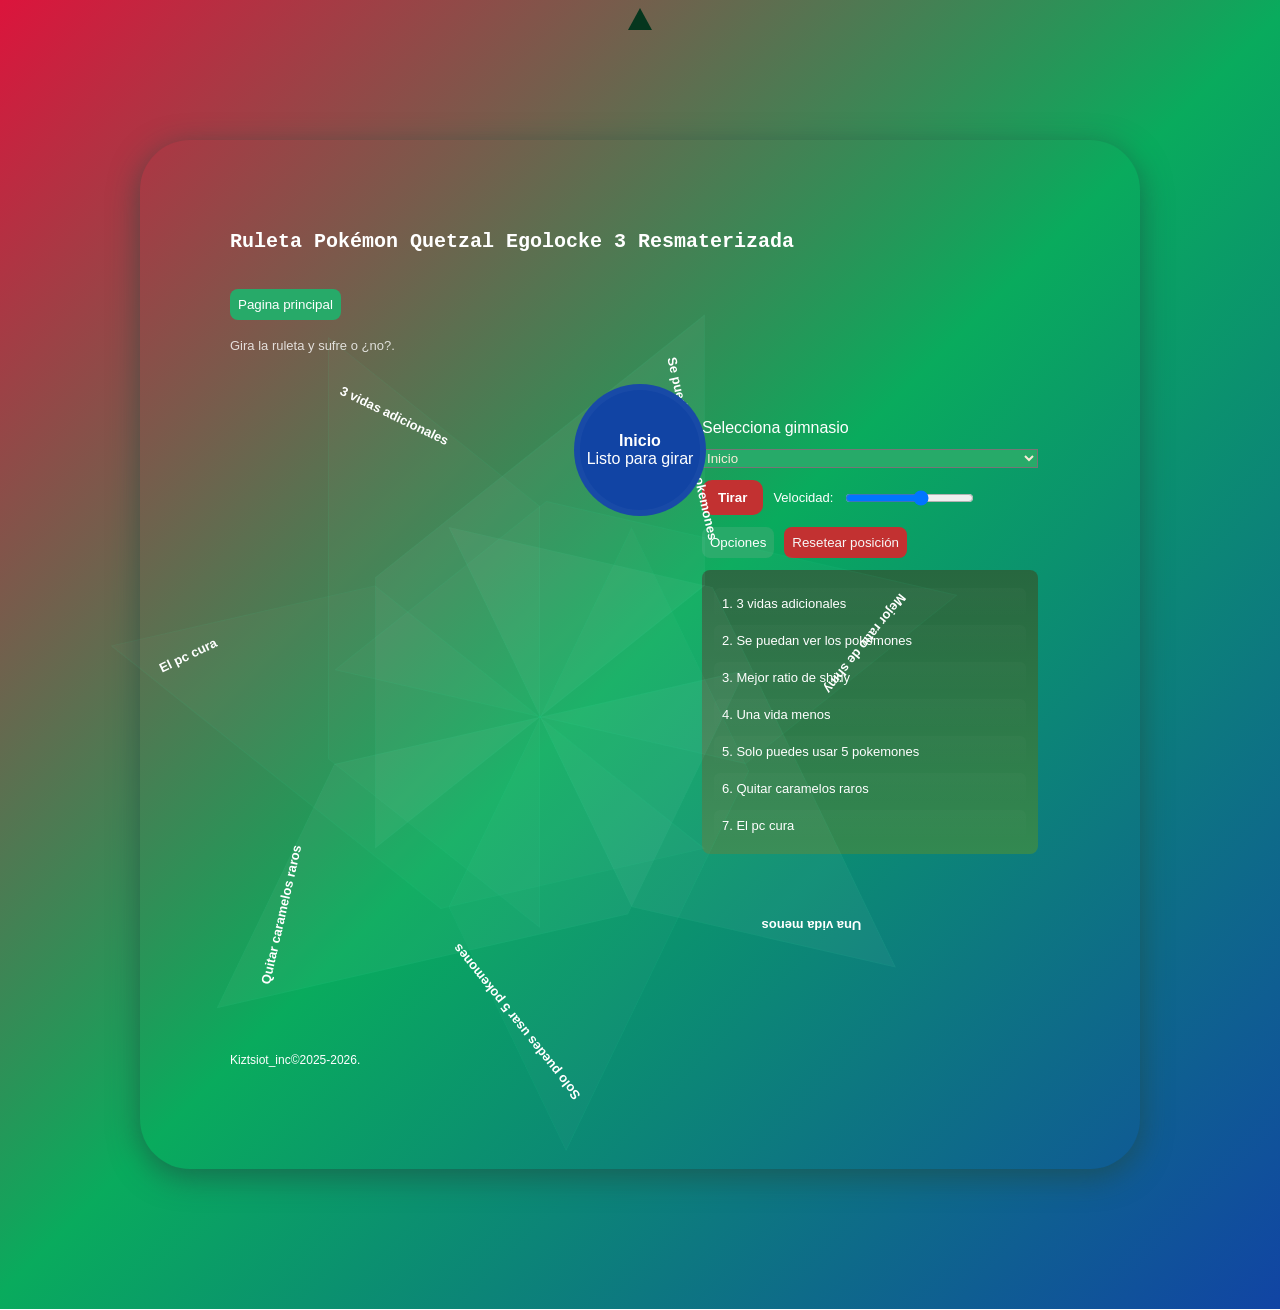
<file: Egolocke3/indexruleta.html>
<!doctype html>
<html lang="es">
<head>
  <meta charset="utf-8" />
  <meta name="viewport" content="width=device-width,initial-scale=1" />
  <title>Ruleta r... Egolocke 3</title>
  <link rel="stylesheet" href="style_ruleta.css">
</head>
<body>
  <div class="card">
    <h1>Ruleta Pokémon Quetzal Egolocke 3
      Resmaterizada
    </h1>
        <br>
        <br>
    <div class="header">
      <div>
        <a href="../Index.html"><button>Pagina principal</button></a>
                <br>
        <br>
        <p class="lead">Gira la ruleta y sufre o ¿no?. </p>
      </div>
    </div>
        <br>
        <br>
    <div class="main">
      <div class="left">
        <div class="wheel-wrap">
          <div class="pointer" title="Indicador"></div>
          <div id="wheel" class="wheel" aria-hidden="true"></div>
                    <div class="center">
            <div style="text-align:center">
              <div id="currentGym" style="font-weight:700">Inicio</div>
              <div id="currentResult">Listo para girar</div>
            </div>
          </div>
        </div>
      </div>
      <div class="right">
        <div class="controls">
          <label>Selecciona gimnasio</label>
          <select id="gymSelect">
              <option value="1">Inicio</option>
            <option id="rok" value="2">1° — Roca</option>
            <option id="luc" value="3">2° — Lucha</option>
            <option id="ele" value="4">3° — Eléctrico</option>
            <option id="fua" value="5">4° — Fuego</option>
            <option id="no" value="6">5° — Normal</option>
            <option id="vol" value="7">6° — Volador</option>
            <option id="pi" value="8">7° — Psíquico</option>
            <option id="ag" value="9">8° — Agua</option>
            <option id="lipo" value="10">Liga Pokémon</option>
          </select>

          <div style="display:flex;gap:10px;align-items:center">
            <button id="spinBtn" class="spin-btn">Tirar</button>
            <label style="font-size:13px">Velocidad:</label>
            <input id="speed" type="range" min="1" max="6" value="4">
          </div>

          <div style="display:flex;gap:10px">
                  <button id="previewBtn" class="btn-secondary">Opciones</button>
            <button id="resetBtn" class="btn-danger">Resetear posición</button>
          </div>

          <div class="list" id="optionsList" aria-live="polite">
          </div>
        </div>
      </div>
    </div>
    <div class="footer">
      <div class="small"><p>Kiztsiot_inc©2025-2026.</p></div>
    </div>
  </div>

  <script src="script_ruleta.js"></script>
</body>
</html>
</file>
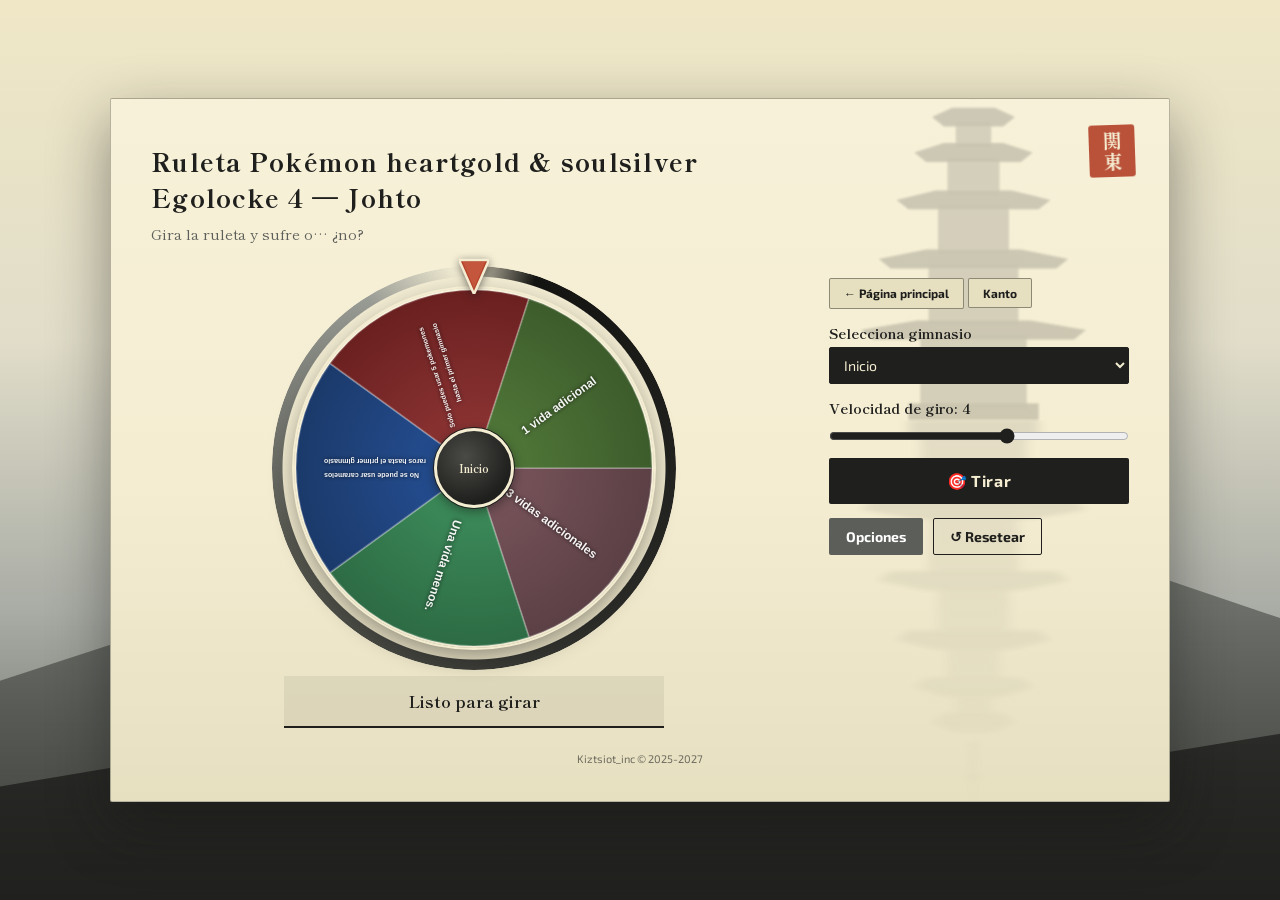
<file: Egolocke4/ruelaegolock4/Rulelock4.html>
<!doctype html>
<html lang="es">
<head>
  <meta charset="utf-8"/>
  <meta name="viewport" content="width=device-width,initial-scale=1"/>
  <title>Ruleta Pokémon Quetzal Egolocke 4</title>
  <link href="https://fonts.googleapis.com/css2?family=Press+Start+2P&family=Exo+2:wght@400;600;800&display=swap" rel="stylesheet"/>
  <link rel="stylesheet" href="Rulelock4stylo.css">
</head>
<body>
<div class="card">
  <h1 id="titulo">Ruleta Pokémon heartgold & soulsilver<br>Egolocke 4 — Johto</h1>
  <p class="subtitle">Gira la ruleta y sufre o… ¿no?</p>

  <div class="main">
    <!-- WHEEL -->
    <div class="left">
      <div class="wheel-wrap">
        <!-- pointer SVG -->
        <svg class="pointer" width="30" height="36" viewBox="0 0 30 36">
          <polygon points="15,36 0,2 30,2" fill="#05361e" stroke="var(--gold)" stroke-width="2.5"/>
          <polygon points="15,30 4,4 26,4"  fill="#09592e" opacity=".6"/>
        </svg>

        <canvas id="wheel" width="360" height="360"></canvas>

        <div class="hub">
          <div id="currentGym">Inicio</div>
        </div>
      </div>

      <div class="result-box">
        <div id="currentResult">Listo para girar</div>
      </div>
    </div>

    <!-- CONTROLS -->
    <div class="right">
      <div>
        <a href="../IndexRE4.html"><button>← Página principal</button></a>
        <a href="Rulelock4kanto.html"><button>Kanto</button></a>
      </div>

      <div>
        <label for="gymSelect">Selecciona gimnasio</label>
        <select id="gymSelect">
          <option value="1">Inicio</option>
          <option id="vol" value="2">1° — Volador</option>
          <option id="bi" value="3">2° — Bicho</option>
          <option id="no"  value="4">3° — Normal</option>
          <option id="fan" value="5">4° — Fanstasma</option>
          <option id="luc" value="6">5° — Lucha</option>
          <option id="ace" value="7">6° — Acero</option>
          <option id="hi"  value="8">7° — Hielo</option>
          <option id="dra"  value="9">8° — Dragón</option>
          <option id="lipo" value="10">Liga Pokémon</option>
          <option value="11">Wipe</option>
        </select>
      </div>
 <!--
      <div>
        <label for="gymSelect">Selecciona gimnasio</label>
        <select id="gymSelect">
          <option value="1">Inicio</option>
          <option id="rok" value="2">1° — Roca</option>
          <option id="luc" value="3">2° — Lucha</option>
          <option id="ele" value="4">3° — Eléctrico</option>
          <option id="fua" value="5">4° — Fuego</option>
          <option id="no"  value="6">5° — Normal</option>
          <option id="vol" value="7">6° — Volador</option>
          <option id="pi"  value="8">7° — Psíquico</option>
          <option id="ag"  value="9">8° — Agua</option>
          <option id="lipo" value="10">Liga Pokémon</option>
        </select>
      </div>
    -->
<!--
      <div>
        <label for="gymSelect">Selecciona gimnasio</label>
        <select id="gymSelect">
          <option value="1">Inicio</option>
          <option id="rok" value="2">1° — Roca</option>
          <option id="ag"  value="3">2° — Agua</option>
          <option id="ele" value="4">3° — Eléctrico</option>
          <option id="fua" value="5">4° — Planta</option>
          <option id="no"  value="6">5° — Veneno</option>
          <option id="pi"  value="7">6° — Psíquico</option>
          <option id="fua" value="8">7° — Fuego</option>
          <option id="ag"  value="9">8° — Tierra</option>
          <option id="lipo" value="10">Rojo</option>
        </select>
      </div>
    -->
      <div class="speed-wrap">
        <label for="speed">Velocidad de giro: <span id="speedLabel">4</span></label>
        <input id="speed" type="range" min="1" max="6" value="4">
      </div>

      <div class="row">
        <button id="spinBtn" class="spin-btn">🎯 Tirar</button>
      </div>

      <div class="row">
        <button id="previewBtn" class="btn-secondary">Opciones</button>
        <button id="resetBtn"   class="btn-danger">↺ Resetear</button>
      </div>

      <div class="list-wrap" id="listWrap" style="display:none">
        <div class="list-title">Opciones del gimnasio</div>
        <div class="list" id="optionsList"></div>
      </div>
    </div>
  </div>

  <div class="footer">Kiztsiot_inc © 2025-2027</div>
</div>
<script src="ScripctRulelock4.js"></script>
</body>
</html>
</file>
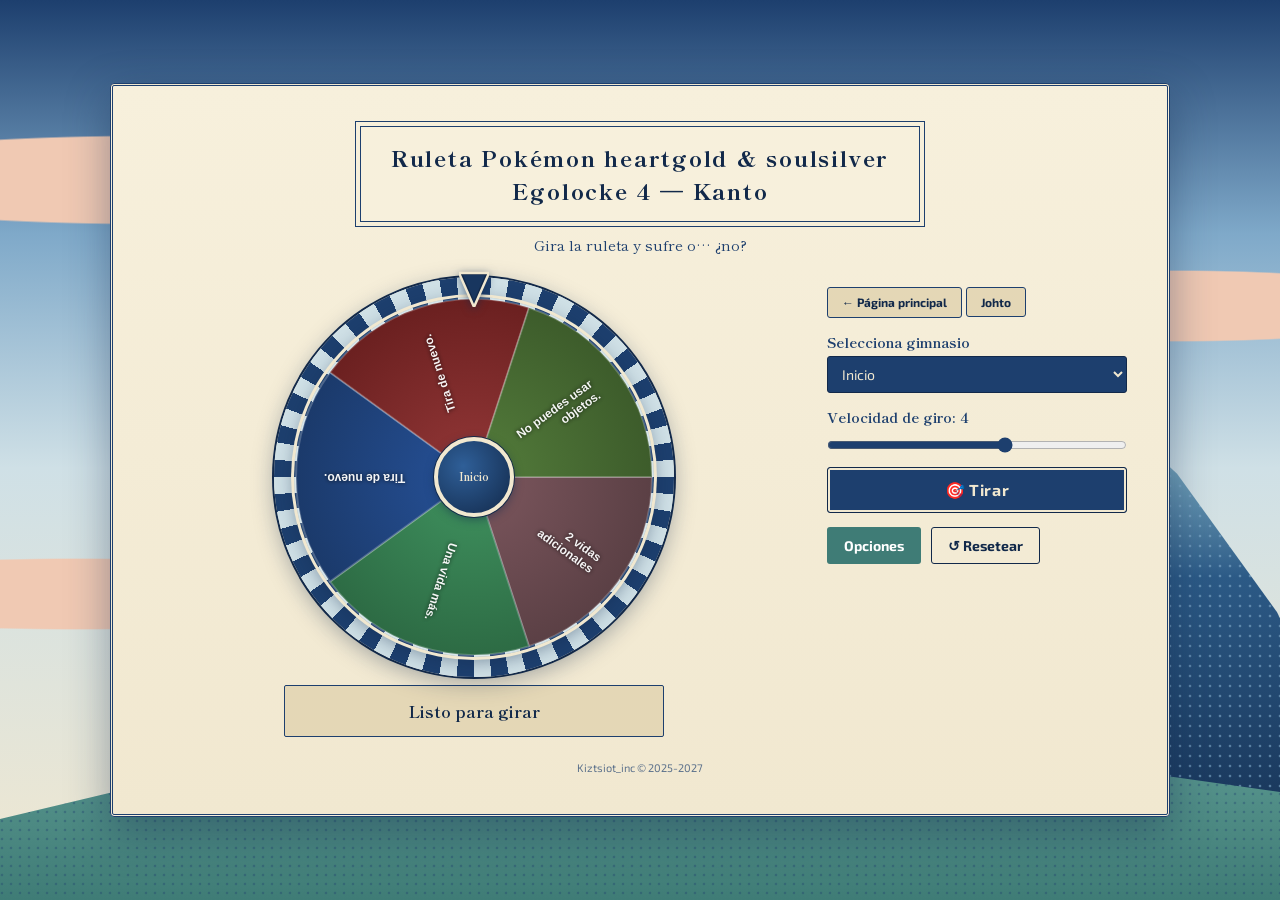
<file: Egolocke4/ruelaegolock4/Rulelock4kanto.html>
<!doctype html>
<html lang="es">
<head>
  <meta charset="utf-8"/>
  <meta name="viewport" content="width=device-width,initial-scale=1"/>
  <title>Ruleta Pokémon Quetzal Egolocke 3</title>
  <link href="https://fonts.googleapis.com/css2?family=Press+Start+2P&family=Exo+2:wght@400;600;800&display=swap" rel="stylesheet"/>
  <link rel="stylesheet" href="Rulelock4stylokanto.css">
</head>
<body>
<div class="card">
  <h1>Ruleta Pokémon heartgold & soulsilver<br>Egolocke 4 — Kanto</h1>
  <p class="subtitle">Gira la ruleta y sufre o… ¿no?</p>

  <div class="main">
    <!-- WHEEL -->
    <div class="left">
      <div class="wheel-wrap">
        <!-- pointer SVG -->
        <svg class="pointer" width="30" height="36" viewBox="0 0 30 36">
          <polygon points="15,36 0,2 30,2" fill="#05361e" stroke="var(--gold)" stroke-width="2.5"/>
          <polygon points="15,30 4,4 26,4"  fill="#09592e" opacity=".6"/>
        </svg>

        <canvas id="wheel" width="360" height="360"></canvas>

        <div class="hub">
          <div id="currentGym">Inicio</div>
        </div>
      </div>

      <div class="result-box">
        <div id="currentResult">Listo para girar</div>
      </div>
    </div>

    <!-- CONTROLS -->
    <div class="right">
      <div>
        <a href="../IndexRE4.html"><button>← Página principal</button></a>
        <a href="Rulelock4.html"><button>Johto</button></a>
      </div>

      <div>
        <label for="gymSelect">Selecciona gimnasio</label>
        <select id="gymSelect">
          <option value="1">Inicio</option>
          <option id="rok" value="2">1° — Roca</option>
          <option id="ag"  value="3">2° — Agua</option>
          <option id="ele" value="4">3° — Eléctrico</option>
          <option id="pla" value="5">4° — Planta</option>
          <option id="ven"  value="6">5° — Veneno</option>
          <option id="pi"  value="7">6° — Psíquico</option>
          <option id="fua" value="8">7° — Fuego</option>
          <option id="tie"  value="9">8° — Tierra</option>
          <option id="lipo" value="10">Rojo</option>
          <option value="11">Wipe</option>
        </select>
      </div>
 <!--
      <div>
        <label for="gymSelect">Selecciona gimnasio</label>
        <select id="gymSelect">
          <option value="1">Inicio</option>
          <option id="rok" value="2">1° — Roca</option>
          <option id="luc" value="3">2° — Lucha</option>
          <option id="ele" value="4">3° — Eléctrico</option>
          <option id="fua" value="5">4° — Fuego</option>
          <option id="no"  value="6">5° — Normal</option>
          <option id="vol" value="7">6° — Volador</option>
          <option id="pi"  value="8">7° — Psíquico</option>
          <option id="ag"  value="9">8° — Agua</option>
          <option id="lipo" value="10">Liga Pokémon</option>
        </select>
      </div>
    -->
<!--

    -->
      <div class="speed-wrap">
        <label for="speed">Velocidad de giro: <span id="speedLabel">4</span></label>
        <input id="speed" type="range" min="1" max="6" value="4">
      </div>

      <div class="row">
        <button id="spinBtn" class="spin-btn">🎯 Tirar</button>
      </div>

      <div class="row">
        <button id="previewBtn" class="btn-secondary"> Opciones</button>
        <button id="resetBtn"   class="btn-danger">↺ Resetear</button>
      </div>

      <div class="list-wrap" id="listWrap" style="display:none">
        <div class="list-title">Opciones del gimnasio</div>
        <div class="list" id="optionsList"></div>
      </div>
    </div>
  </div>

  <div class="footer">Kiztsiot_inc © 2025-2027</div>
</div>

<script src="ScripctRulelock4Kanto.js"></script>
</body>
</html>
</file>
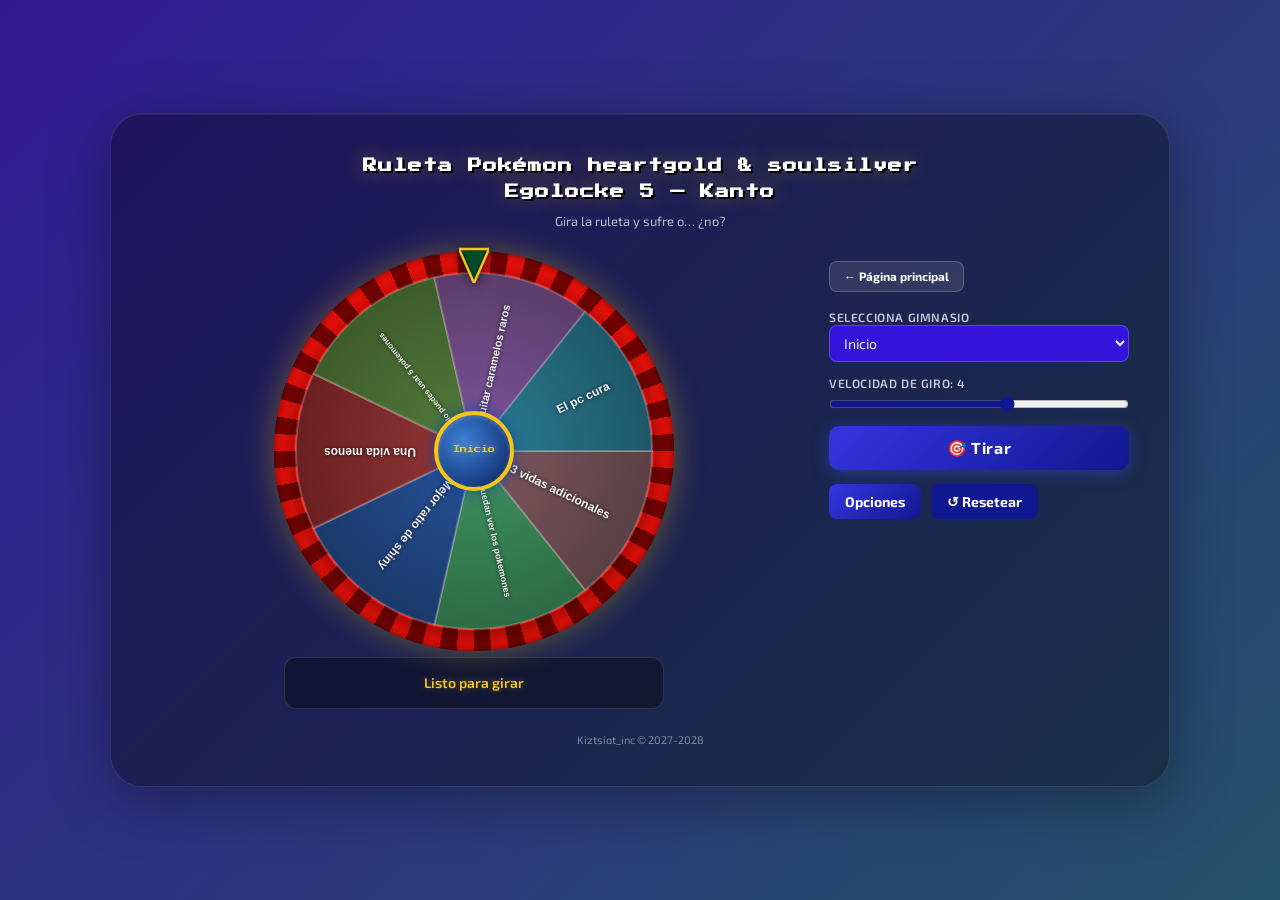
<file: R_Egolocke5/ruelaegolock5/Rulelock5.html>
<!doctype html>
<html lang="es">
<head>
  <meta charset="utf-8"/>
  <meta name="viewport" content="width=device-width,initial-scale=1"/>
  <title>Ruleta Pokémon Quetzal Egolocke 3</title>
  <link href="https://fonts.googleapis.com/css2?family=Press+Start+2P&family=Exo+2:wght@400;600;800&display=swap" rel="stylesheet"/>
  <link rel="stylesheet" href="Rulelock5stylo.css">
</head>
<body>
<div class="card">
  <h1>Ruleta Pokémon heartgold & soulsilver<br>Egolocke 5 — Kanto</h1>
  <p class="subtitle">Gira la ruleta y sufre o… ¿no?</p>

  <div class="main">
    <!-- WHEEL -->
    <div class="left">
      <div class="wheel-wrap">
        <!-- pointer SVG -->
        <svg class="pointer" width="30" height="36" viewBox="0 0 30 36">
          <polygon points="15,36 0,2 30,2" fill="#05361e" stroke="var(--gold)" stroke-width="2.5"/>
          <polygon points="15,30 4,4 26,4"  fill="#09592e" opacity=".6"/>
        </svg>

        <canvas id="wheel" width="360" height="360"></canvas>

        <div class="hub">
          <div id="currentGym">Inicio</div>
        </div>
      </div>

      <div class="result-box">
        <div id="currentResult">Listo para girar</div>
      </div>
    </div>

    <!-- CONTROLS -->
    <div class="right">
      <div>
        <a href="../IndexRE5.html"><button>← Página principal</button></a>
      </div>

      <div>
        <label for="gymSelect">Selecciona gimnasio</label>
        <select id="gymSelect">
          <option value="1">Inicio</option>
          <option id="rok" value="2">1° — Roca</option>
          <option id="ag"  value="3">2° — Agua</option>
          <option id="ele" value="4">3° — Eléctrico</option>
          <option id="pla" value="5">4° — Planta</option>
          <option id="ven"  value="6">5° — Veneno</option>
          <option id="pi"  value="7">6° — Psíquico</option>
          <option id="fua" value="8">7° — Fuego</option>
          <option id="tie"  value="9">8° — Tierra</option>
          <option id="lipo" value="10">Rojo</option>
        </select>
      </div>
 <!--
      <div>
        <label for="gymSelect">Selecciona gimnasio</label>
        <select id="gymSelect">
          <option value="1">Inicio</option>
          <option id="rok" value="2">1° — Roca</option>
          <option id="luc" value="3">2° — Lucha</option>
          <option id="ele" value="4">3° — Eléctrico</option>
          <option id="fua" value="5">4° — Fuego</option>
          <option id="no"  value="6">5° — Normal</option>
          <option id="vol" value="7">6° — Volador</option>
          <option id="pi"  value="8">7° — Psíquico</option>
          <option id="ag"  value="9">8° — Agua</option>
          <option id="lipo" value="10">Liga Pokémon</option>
        </select>
      </div>
    -->
<!--

    -->
      <div class="speed-wrap">
        <label for="speed">Velocidad de giro: <span id="speedLabel">4</span></label>
        <input id="speed" type="range" min="1" max="6" value="4">
      </div>

      <div class="row">
        <button id="spinBtn" class="spin-btn">🎯 Tirar</button>
      </div>

      <div class="row">
        <button id="previewBtn" class="btn-secondary"> Opciones</button>
        <button id="resetBtn"   class="btn-danger">↺ Resetear</button>
      </div>

      <div class="list-wrap" id="listWrap" style="display:none">
        <div class="list-title">Opciones del gimnasio</div>
        <div class="list" id="optionsList"></div>
      </div>
    </div>
  </div>

  <div class="footer">Kiztsiot_inc © 2027-2028</div>
</div>

<script src="ScripctRulelock5.js"></script>
</body>
</html>
</file>
<file: Egolocke3/style_ruleta.css>
:root{--size:620px;
    --wheel-size:320px
    
    
}
body{font-family:'Gill Sans', 'Gill Sans MT', Calibri, 'Trebuchet MS', sans-serif;
        background: linear-gradient(135deg,crimson,#09ab5d,#1144a4);
        background-size: cover;
    color:#ffffff;
    display:flex;
    align-items:center;
    justify-content:center;
    min-height:100vh;
    margin: 20px;
    padding:10%;
    border: 30px;
    margin: 12px;
}
h1{
    text-align: center, above;
    font-family:monospace;
}

button{
    color: #ffffff;
    padding:8px;
    border-radius:8px;border:0;
    background:#27aa69;
    cursor:pointer;
}

select{
    background-color: #27aa69;
    color: antiquewhite;
}

.card{background:linear-gradient(180deg,#16694f 100%);
    padding:90px;border-radius:50px;box-shadow:0 8px 30px rgba(33, 72, 63, 0.6);width:100%;
    max-width:1100px;
}
.header{ display:flex;gap:30px;
    align-items:center;
}
h1{font-size:20px;
    margin:0;
}
p.lead{margin:0;
    opacity:.8;
    font-size:13px;
}
.main{display:flex;gap:20px;
    margin-top:18px;
    flex-wrap:wrap;

}
.left{flex:1 1 420px;
    min-width:320px;
}
.right{width:360px;
    min-width:280px;
}

.wheel-wrap{width:var(--size);
    height:var(--size);display:
    flex;align-items:center;
    justify-content:center;
    margin:0 auto;
}
.wheel{width:var(--wheel-size);
    height:var(--wheel-size);
    border-radius:50%;position:relative;overflow:visible;
    transform:rotate(0deg);
    transition:transform 4s cubic-bezier(.1,.8,.1,1);
}
.segment{position:absolute;
    left:50%;
    top:50%;
    transform-origin:0 0;
    border:1px solid rgba(17, 237, 153, 0.06);
}
.center{position:absolute;
    left:50%;top:50%;transform:translate(-50%,-50%);
    width:120px;height:120px;
    border-radius:50%;
    display:flex;
    align-items:center;
    justify-content:center;
    background:linear-gradient(180deg,#1144a4,#1144a4);border:6px solid rgba(255,255,255,.03);
}
.spin-btn{display:block;padding:10px 16px;border-radius:10px;
    background:#c23131;
    color:white;
    border:0;
    font-weight:600;
    cursor:pointer;
}
.btn-secondary{color: #ffffff;
    padding:8px;border-radius:8px;border:0;
    background:#27aa69;
    cursor:pointer;
}
.btn-danger{padding:8px;border-radius:8px;border:0;
    background:#c23131;color:rgb(247, 247, 247);
    cursor:pointer;
}
.controls{display:flex;flex-direction:column;
    gap:12px;
    padding:12px;
}
.pointer{position:absolute;
    left:50%;top:8px;transform:translateX(-50%);width:0;
    height:0;border-left:12px solid transparent;
    border-right:12px solid transparent;
    border-bottom:22px solid #05361e;
}
.list{background:linear-gradient(180deg,#27673f,#338951);padding:12px;
    border-radius:8px;
    max-height:260px;
    overflow:auto;
}
.list p{margin:6px 0;padding:8px;
    border-radius:6px;background:linear-gradient(180deg,rgba(255,255,255,.02),transparent);
    font-size:13px;
}
.footer{margin-top:14px;
    display:flex;gap:10px;align-items:center;
    justify-content:space-between;
}
.small{font-size:12px;color:#ffffff;
}

#rok{
    background-color: gray;
        color: #ffffff;
}

#luc{
    background-color: chocolate;
        color: #ffffff;
}

#ele{
    background-color: yellow;
}

#fua{
    background-color: orange;
        color: #ffffff;
}

#no{
    background-color: wheat;
}

#vol{
    background-color:dodgerblue;
        color: #ffffff;
}

#pi{
    background-color: deeppink;
        color: #ffffff;
}

#ag{
    background-color: mediumblue;
        color: #ffffff;
}

#lipo{
    background-color: crimson;
    color: #ffffff;
}
</file>
<file: Egolocke4/ruelaegolock4/Rulelock4stylo.css>
@import url('https://fonts.googleapis.com/css2?family=Shippori+Mincho+B1:wght@500;700;800&display=swap');

/* ═══════════════════════════════════════════════════════════
   Rulelock 4 — Kanto
   Inspirado en "Pagoda de Yasaka" (Seihō Takeuchi): pintura a la
   tinta sobre papel. Todo en tonos de tinta y bruma, con un único
   acento: el sello rojo del artista.
   ═══════════════════════════════════════════════════════════ */

:root {
  --washi:     #f4edd2;   /* papel */
  --washi-dk:  #e6dfc0;   /* papel sombreado */
  --sumi:      #1f1f1d;   /* tinta */
  --sumi-2:    #3a3a37;   /* tinta diluida */
  --sumi-3:    #5c5e59;   /* gris humo */
  --mist:      #a9aca5;   /* bruma */
  --hanko:     #b5452d;   /* sello rojo */

  /* nombres originales que usa el HTML (puntero SVG) */
  --gold:      var(--washi);
  --white:     var(--washi);
}

*, *::before, *::after { box-sizing: border-box; margin: 0; padding: 0; }

/* ── Fondo: papel arriba, bruma y lago de tinta abajo ── */
body {
  font-family: 'Exo 2', sans-serif;
  min-height: 100vh;
  display: flex;
  align-items: center;
  justify-content: center;
  padding: 24px 20px;
  color: var(--sumi);
  background: linear-gradient(to bottom, #efe7c6 0%, #e1ddc9 38%, #a9aca5 68%, #55574f 100%);
  background-attachment: fixed;
}

/* colinas entre la bruma */
body::before {
  content: '';
  position: fixed;
  left: 0; right: 0; bottom: 0;
  height: 58vh;
  z-index: 0;
  pointer-events: none;
  clip-path: polygon(0 58%, 10% 50%, 24% 38%, 38% 34%, 50% 42%, 62% 50%, 76% 44%, 88% 36%, 100% 46%, 100% 100%, 0 100%);
  background: linear-gradient(to bottom, rgba(110,114,108,.55) 0%, rgba(60,62,58,.9) 100%);
}
body::after {
  content: '';
  position: fixed;
  left: 0; right: 0; bottom: 0;
  height: 42vh;
  z-index: 0;
  pointer-events: none;
  clip-path: polygon(0 70%, 14% 62%, 30% 58%, 46% 66%, 64% 60%, 82% 66%, 100% 56%, 100% 100%, 0 100%);
  background: linear-gradient(to bottom, rgba(31,31,29,.55), rgba(31,31,29,.95));
}

/* ── Tarjeta: hoja de papel washi ── */
.card {
  position: relative;
  z-index: 1;
  width: 100%;
  max-width: 1060px;
  padding: 44px 40px 36px;
  overflow: hidden;
  background: linear-gradient(180deg, #f7f1d9 0%, var(--washi) 55%, var(--washi-dk) 100%);
  border: 1px solid rgba(31,31,29,.3);
  border-radius: 2px;
  box-shadow: 0 22px 60px rgba(20,20,18,.45);
}
.card > * { position: relative; z-index: 1; }

/* la pagoda y su reflejo, apenas visibles en el papel */
.card::after {
  content: '';
  position: absolute;
  right: 18px;
  bottom: -40px;
  height: 118%;
  aspect-ratio: 300 / 700;
  z-index: 0;
  pointer-events: none;
  opacity: .2;
  background: url("data:image/svg+xml,%3Csvg xmlns=%22http://www.w3.org/2000/svg%22 viewBox=%220 0 300 700%22%3E%0A%3Cdefs%3E%0A%3Cfilter id=%22w%22 x=%22-10%25%22 y=%22-10%25%22 width=%22120%25%22 height=%22120%25%22%3E%3CfeGaussianBlur stdDeviation=%221.1%22/%3E%3C/filter%3E%0A%3Cfilter id=%22r%22 x=%22-10%25%22 y=%22-10%25%22 width=%22120%25%22 height=%22120%25%22%3E%3CfeGaussianBlur stdDeviation=%224.5 2%22/%3E%3C/filter%3E%0A%3ClinearGradient id=%22f%22 x1=%220%22 y1=%220%22 x2=%220%22 y2=%221%22%3E%3Cstop offset=%220%22 stop-color=%22%23fff%22 stop-opacity=%22.55%22/%3E%3Cstop offset=%221%22 stop-color=%22%23fff%22 stop-opacity=%220%22/%3E%3C/linearGradient%3E%0A%3Cmask id=%22m%22%3E%3Crect x=%220%22 y=%22344%22 width=%22300%22 height=%22356%22 fill=%22url%28%23f%29%22/%3E%3C/mask%3E%0A%3C/defs%3E%0A%3Cg filter=%22url%28%23w%29%22%3E%3Crect x=%22147%22 y=%228%22 width=%226%22 height=%2264%22 fill=%22%232e2e2b%22/%3E%3Crect x=%22143%22 y=%2240%22 width=%2214%22 height=%225%22 fill=%22%232e2e2b%22/%3E%3Crect x=%22135%22 y=%2292%22 width=%2230%22 height=%2222%22 fill=%22%233a3a36%22 opacity=%22.85%22/%3E%3Cpolygon points=%22115,88 125,96 175,96 185,88 168,80 132,80%22 fill=%22%231d1d1b%22 opacity=%22.93%22/%3E%3Crect x=%22128%22 y=%22122%22 width=%2244%22 height=%2232%22 fill=%22%233a3a36%22 opacity=%22.85%22/%3E%3Cpolygon points=%22100,118 110,126 190,126 200,118 175,110 125,110%22 fill=%22%231d1d1b%22 opacity=%22.93%22/%3E%3Crect x=%22120%22 y=%22162%22 width=%2260%22 height=%2242%22 fill=%22%233a3a36%22 opacity=%22.85%22/%3E%3Cpolygon points=%2285,158 95,166 205,166 215,158 182,150 118,150%22 fill=%22%231d1d1b%22 opacity=%22.93%22/%3E%3Crect x=%22112%22 y=%22212%22 width=%2276%22 height=%2252%22 fill=%22%233a3a36%22 opacity=%22.85%22/%3E%3Cpolygon points=%2270,208 80,216 220,216 230,208 190,200 110,200%22 fill=%22%231d1d1b%22 opacity=%22.93%22/%3E%3Crect x=%22105%22 y=%22272%22 width=%2290%22 height=%2262%22 fill=%22%233a3a36%22 opacity=%22.85%22/%3E%3Cpolygon points=%2255,268 65,276 235,276 245,268 198,260 102,260%22 fill=%22%231d1d1b%22 opacity=%22.93%22/%3E%3Crect x=%2295%22 y=%22330%22 width=%22110%22 height=%2214%22 fill=%22%231d1d1b%22 opacity=%22.9%22/%3E%3C/g%3E%0A%3Cg mask=%22url%28%23m%29%22%3E%3Cg filter=%22url%28%23r%29%22 transform=%22translate%280 688%29 scale%281 -1%29%22%3E%3Crect x=%22147%22 y=%228%22 width=%226%22 height=%2264%22 fill=%22%232e2e2b%22/%3E%3Crect x=%22143%22 y=%2240%22 width=%2214%22 height=%225%22 fill=%22%232e2e2b%22/%3E%3Crect x=%22135%22 y=%2292%22 width=%2230%22 height=%2222%22 fill=%22%233a3a36%22 opacity=%22.85%22/%3E%3Cpolygon points=%22115,88 125,96 175,96 185,88 168,80 132,80%22 fill=%22%231d1d1b%22 opacity=%22.93%22/%3E%3Crect x=%22128%22 y=%22122%22 width=%2244%22 height=%2232%22 fill=%22%233a3a36%22 opacity=%22.85%22/%3E%3Cpolygon points=%22100,118 110,126 190,126 200,118 175,110 125,110%22 fill=%22%231d1d1b%22 opacity=%22.93%22/%3E%3Crect x=%22120%22 y=%22162%22 width=%2260%22 height=%2242%22 fill=%22%233a3a36%22 opacity=%22.85%22/%3E%3Cpolygon points=%2285,158 95,166 205,166 215,158 182,150 118,150%22 fill=%22%231d1d1b%22 opacity=%22.93%22/%3E%3Crect x=%22112%22 y=%22212%22 width=%2276%22 height=%2252%22 fill=%22%233a3a36%22 opacity=%22.85%22/%3E%3Cpolygon points=%2270,208 80,216 220,216 230,208 190,200 110,200%22 fill=%22%231d1d1b%22 opacity=%22.93%22/%3E%3Crect x=%22105%22 y=%22272%22 width=%2290%22 height=%2262%22 fill=%22%233a3a36%22 opacity=%22.85%22/%3E%3Cpolygon points=%2255,268 65,276 235,276 245,268 198,260 102,260%22 fill=%22%231d1d1b%22 opacity=%22.93%22/%3E%3Crect x=%2295%22 y=%22330%22 width=%22110%22 height=%2214%22 fill=%22%231d1d1b%22 opacity=%22.9%22/%3E%3C/g%3E%3C/g%3E%0A%3C/svg%3E") center / contain no-repeat;
}

/* sello rojo del autor */
.card::before {
  content: '関\A東';
  white-space: pre;
  position: absolute;
  top: 26px;
  right: 34px;
  z-index: 2;
  width: 46px;
  padding: 5px 0;
  text-align: center;
  font-family: 'Shippori Mincho B1', serif;
  font-weight: 800;
  font-size: 19px;
  line-height: 1.1;
  color: var(--washi);
  background: var(--hanko);
  border-radius: 3px;
  transform: rotate(-2deg);
  opacity: .92;
}

/* ── Título ── */
h1 {
  margin: 0 70px 8px 0;
  font-family: 'Shippori Mincho B1', serif;
  font-weight: 800;
  font-size: 25px;
  line-height: 1.45;
  letter-spacing: .05em;
  text-align: left;
  color: var(--sumi);
}

.subtitle {
  font-family: 'Shippori Mincho B1', serif;
  font-size: 15px;
  text-align: left;
  color: var(--sumi-3);
  margin-bottom: 34px;
}

.main {
  display: flex;
  gap: 32px;
  flex-wrap: wrap;
  align-items: flex-start;
  justify-content: center;
}

/* ── Lado de la ruleta ── */
.left {
  display: flex;
  flex-direction: column;
  align-items: center;
  gap: 18px;
  flex: 1 1 300px;
}

.wheel-wrap {
  position: relative;
  width: min(380px, 100%);
  aspect-ratio: 1;
  display: flex;
  align-items: center;
  justify-content: center;
}

/* aro exterior: círculo ensō trazado con pincel, con su hueco */
.wheel-wrap::before {
  content: '';
  position: absolute;
  inset: -12px;
  border-radius: 50%;
  z-index: 0;
  background: conic-gradient(from 18deg, #141412 0deg, #2c2c29 120deg, #55574f 230deg, #9a9d96 310deg, rgba(154,157,150,0) 338deg, #141412 360deg);
  -webkit-mask: radial-gradient(farthest-side, transparent calc(100% - 11px), #000 calc(100% - 10px));
          mask: radial-gradient(farthest-side, transparent calc(100% - 11px), #000 calc(100% - 10px));
}

canvas#wheel {
  position: relative;
  z-index: 1;
  width: calc(100% - 20px);
  height: auto;
  border-radius: 50%;
  box-shadow: 0 0 0 2px var(--washi), 0 8px 24px rgba(20,20,18,.45);
}

/* centro de la ruleta */
.hub {
  position: absolute;
  z-index: 3;
  width: 80px;
  height: 80px;
  border-radius: 50%;
  background: radial-gradient(circle at 38% 34%, #4a4a46, var(--sumi) 70%);
  border: 3px solid var(--washi);
  box-shadow: 0 0 0 1px var(--sumi), 0 3px 12px rgba(20,20,18,.55);
  display: flex;
  align-items: center;
  justify-content: center;
  flex-direction: column;
  text-align: center;
  cursor: default;
  line-height: 1.2;
}

.hub #currentGym {
  font-family: 'Shippori Mincho B1', serif;
  font-weight: 700;
  font-size: 11px;
  padding: 0 6px;
  color: var(--washi);
}

/* puntero */
.pointer {
  position: absolute;
  top: -20px;
  left: 50%;
  transform: translateX(-50%);
  z-index: 4;
  filter: drop-shadow(0 2px 4px rgba(20,20,18,.55));
}
.pointer polygon:first-child { fill: var(--hanko); stroke: var(--washi); }
.pointer polygon:last-child  { fill: #d0634a; }

.result-box {
  background: rgba(31,31,29,.07);
  border: 0;
  border-bottom: 2px solid var(--sumi);
  border-radius: 0;
  padding: 12px 20px;
  text-align: center;
  min-height: 52px;
  display: flex;
  align-items: center;
  justify-content: center;
  width: 100%;
  max-width: 380px;
}

#currentResult {
  font-family: 'Shippori Mincho B1', serif;
  font-size: 16px;
  font-weight: 700;
  color: var(--sumi);
}

/* ── Lado de controles ── */
.right {
  width: 300px;
  min-width: 260px;
  display: flex;
  flex-direction: column;
  gap: 14px;
}

label {
  display: block;
  margin-bottom: 4px;
  font-family: 'Shippori Mincho B1', serif;
  font-size: 14px;
  font-weight: 700;
  color: var(--sumi);
}

select {
  background: var(--sumi);
  color: var(--washi);
  border: 1px solid var(--sumi);
  border-radius: 2px;
  padding: 8px 10px;
  font-family: 'Exo 2', sans-serif;
  font-size: 14px;
  width: 100%;
  cursor: pointer;
}
select:focus { border-color: var(--hanko); }

/* colores de cada tipo en la lista desplegable (sin cambios) */
  #rok  { background-color: #5a5a5a; }
  #luc  { background-color: #8b3a0f; }
  #ele  { background-color: #fcda00; color:#000; }
  #fua  { background-color: #c86400; }
  #no   { background-color: #8b7d6b; color:#000; }
  #vol  { background-color: #1a6dbf; }
  #pi   { background-color: #c20071; }
  #ag   { background-color: #1a3abf; }
  #dra  { background-color: #0906b9; }
  #pla  { background-color: #0ece2b; }
  #ven  { background-color: #a816d1; }
  #ace  { background-color: #9f9f9f; }
  #tie  { background-color: #d58c48; }
  #sin { background-color: #131313; }
  #bi  { background-color: #82ec58; }
  #hi  { background-color: #1fc6e3; }
  #fan  { background-color: #740f6d; }
  #lipo { background-color: #8b0000; }
  #rojo  { background-color: #ff2626; }

.row { display: flex; gap: 10px; align-items: center; }

button {
  font-family: 'Exo 2', sans-serif;
  font-weight: 700;
  font-size: 14px;
  padding: 9px 16px;
  border-radius: 2px;
  border: 1px solid transparent;
  cursor: pointer;
  transition: transform .1s, background-color .2s;
}
button:active { transform: scale(.97); }

.spin-btn {
  flex: 1;
  background: var(--sumi);
  color: var(--washi);
  font-size: 16px;
  padding: 12px;
  letter-spacing: .04em;
}
.spin-btn:hover { background: var(--hanko); }

.btn-secondary {
  background: var(--sumi-3);
  color: #fff;
}
.btn-secondary:hover { background: var(--sumi-2); }

.btn-danger {
  background: transparent;
  color: var(--sumi);
  border-color: var(--sumi);
}
.btn-danger:hover { background: rgba(31,31,29,.1); }

.speed-wrap { display: flex; flex-direction: column; gap: 6px; }

input[type=range] {
  width: 100%;
  accent-color: var(--sumi);
  cursor: pointer;
}

/* navegación */
a { color: inherit; text-decoration: none; }
a button {
  background: var(--washi-dk);
  color: var(--sumi);
  border-color: rgba(31,31,29,.45);
  font-size: 12px;
  padding: 7px 14px;
}
a button:hover { background: #d8d0ae; }

/* ── Lista de opciones ── */
.list-wrap {
  background: rgba(255,255,255,.35);
  border: 1px solid rgba(31,31,29,.3);
  border-radius: 2px;
  overflow: hidden;
}
.list-title {
  background: var(--sumi);
  color: var(--washi);
  padding: 8px 12px;
  font-family: 'Shippori Mincho B1', serif;
  font-size: 13px;
  font-weight: 700;
}
.list {
  padding: 8px 10px;
  max-height: 240px;
  overflow: auto;
}
.list p {
  margin: 4px 0;
  padding: 7px 10px;
  border-radius: 1px;
  font-size: 12px;
  background: rgba(31,31,29,.05);
  border-left: 3px solid transparent;
  transition: background .15s;
}
.list p:hover { background: rgba(31,31,29,.11); }
.list p.highlight {
  background: rgba(181,69,45,.16);
  border-left-color: var(--hanko);
  font-weight: 700;
}

.footer {
  margin-top: 24px;
  text-align: center;
  font-size: 11px;
  color: var(--sumi-2);
  opacity: .7;
}

/* ── Accesibilidad ── */
button:focus-visible, select:focus-visible, input:focus-visible, a:focus-visible {
  outline: 3px solid var(--hanko);
  outline-offset: 2px;
}

/* destello al salir un resultado */
@keyframes pulse {
  0%,100% { text-shadow: 0 0 0 rgba(181,69,45,0); }
  50%     { text-shadow: 0 0 14px rgba(181,69,45,.85); }
}
.celebrating { animation: pulse .6s ease-in-out 4; }
@media (prefers-reduced-motion: reduce) { .celebrating { animation: none; } }

/* ── Móvil ── */
@media (max-width: 520px) {
  .card { padding: 24px 16px; }
  h1 { font-size: 17px; margin-right: 54px; }
  .card::before { width: 38px; font-size: 16px; top: 18px; right: 14px; }
  .card::after { opacity: .14; }
  .right { width: 100%; min-width: 0; }
}
</file>
<file: Egolocke4/ruelaegolock4/Rulelock4stylokanto.css>
@import url('https://fonts.googleapis.com/css2?family=Shippori+Mincho+B1:wght@500;700;800&display=swap');

/* ═══════════════════════════════════════════════════════════
   Rulelock 4 — Johto
   Inspirado en "Umezawa, provincia de Sagami" (Hokusai):
   azul de Prusia, cielo pálido, nubes durazno, colinas verde agua
   y papel crema de grabado xilográfico.
   ═══════════════════════════════════════════════════════════ */

:root {
  --ai:         #1d3f6e;   /* azul de Prusia (bosque / montaña) */
  --ai-deep:    #12294a;   /* azul tinta */
  --sora:       #7fa9c9;   /* cielo */
  --sora-pale:  #cfe0e6;   /* cielo claro / nieve */
  --kinari:     #f1e8d0;   /* papel */
  --kinari-dk:  #e4d7b6;   /* papel sombreado */
  --cloud:      #f0c9b3;   /* nubes durazno */
  --midori:     #5f9c94;   /* colinas verde agua */
  --midori-dk:  #3f7c76;
  --sumi:       #14213a;   /* tinta del texto */

  /* nombres originales que usa el HTML (puntero SVG) */
  --gold:       var(--kinari);
  --white:      var(--kinari);
}

*, *::before, *::after { box-sizing: border-box; margin: 0; padding: 0; }

/* ── Fondo: cielo, nubes, montaña y colinas ── */
body {
  font-family: 'Exo 2', sans-serif;
  min-height: 100vh;
  display: flex;
  align-items: center;
  justify-content: center;
  padding: 24px 20px;
  color: var(--sumi);
  background:
    radial-gradient(ellipse 30vw 5vh at 12% 20%, var(--cloud) 96%, transparent 100%),
    radial-gradient(ellipse 22vw 4vh at 92% 34%, var(--cloud) 96%, transparent 100%),
    radial-gradient(ellipse 34vw 5vh at 82% 74%, var(--cloud) 96%, transparent 100%),
    radial-gradient(ellipse 26vw 4vh at 6% 66%,  var(--cloud) 96%, transparent 100%),
    linear-gradient(to bottom, var(--ai) 0%, var(--sora) 26%, var(--sora-pale) 52%, var(--kinari) 100%);
  background-attachment: fixed;
}

/* La montaña */
body::before {
  content: '';
  position: fixed;
  right: -6vw;
  bottom: 0;
  width: 78vw;
  height: 64vh;
  z-index: 0;
  pointer-events: none;
  clip-path: polygon(0 100%, 14% 72%, 30% 46%, 44% 24%, 55% 8%, 63% 0,
                     72% 10%, 82% 26%, 92% 50%, 100% 78%, 100% 100%);
  background:
    radial-gradient(circle at 2px 2px, rgba(127,169,201,.6) 1px, transparent 1.7px) 0 0 / 10px 10px,
    linear-gradient(to bottom, #f6f8f4 0%, var(--sora-pale) 14%, #6f9fb8 26%, #2c5a86 44%, var(--ai-deep) 100%);
}

/* Las colinas */
body::after {
  content: '';
  position: fixed;
  left: 0; right: 0; bottom: 0;
  height: 20vh;
  z-index: 0;
  pointer-events: none;
  clip-path: polygon(0 55%, 10% 38%, 24% 30%, 38% 44%, 52% 28%, 68% 36%, 82% 22%, 100% 40%, 100% 100%, 0 100%);
  background:
    radial-gradient(circle at 2px 2px, rgba(29,63,110,.35) 1px, transparent 1.7px) 0 0 / 9px 9px,
    linear-gradient(to bottom, var(--midori) 0%, var(--midori-dk) 100%);
}

/* ── Tarjeta: hoja de papel con doble filete ── */
.card {
  position: relative;
  z-index: 1;
  width: 100%;
  max-width: 1060px;
  padding: 40px;
  background: linear-gradient(180deg, #f7f0dc 0%, var(--kinari) 100%);
  border: 3px double var(--ai);
  border-radius: 4px;
  box-shadow: 0 14px 44px rgba(18,41,74,.4);
}

/* ── Título: cartucho de grabado ── */
h1 {
  display: table;
  margin: 0 auto 12px;
  padding: 14px 30px;
  font-family: 'Shippori Mincho B1', serif;
  font-weight: 800;
  font-size: 22px;
  line-height: 1.5;
  letter-spacing: .08em;
  text-align: center;
  color: var(--ai-deep);
  background: #f7f0dc;
  border: 1px solid var(--ai);
  outline: 1px solid var(--ai);
  outline-offset: 4px;
}
#titulo { color: var(--ai-deep); }

.subtitle {
  text-align: center;
  font-family: 'Shippori Mincho B1', serif;
  font-size: 15px;
  color: var(--ai);
  margin-bottom: 32px;
}

.main {
  display: flex;
  gap: 32px;
  flex-wrap: wrap;
  align-items: flex-start;
  justify-content: center;
}

/* ── Lado de la ruleta ── */
.left {
  display: flex;
  flex-direction: column;
  align-items: center;
  gap: 18px;
  flex: 1 1 300px;
}

.wheel-wrap {
  position: relative;
  width: min(380px, 100%);
  aspect-ratio: 1;
  display: flex;
  align-items: center;
  justify-content: center;
}

/* aro exterior: tinta y papel alternados, como una cenefa */
.wheel-wrap::before {
  content: '';
  position: absolute;
  inset: -10px;
  border-radius: 50%;
  z-index: 0;
  background: repeating-conic-gradient(var(--ai) 0deg 5deg, var(--sora-pale) 5deg 10deg);
  box-shadow: 0 0 0 2px var(--ai-deep), 0 6px 22px rgba(18,41,74,.35);
}

canvas#wheel {
  position: relative;
  z-index: 1;
  width: calc(100% - 20px);
  height: auto;
  border-radius: 50%;
  box-shadow: 0 0 0 3px var(--kinari), 0 4px 18px rgba(18,41,74,.45);
}

/* centro de la ruleta */
.hub {
  position: absolute;
  z-index: 3;
  width: 80px;
  height: 80px;
  border-radius: 50%;
  background: radial-gradient(circle at 35% 35%, #2f5f98, var(--ai-deep));
  border: 4px solid var(--kinari);
  box-shadow: 0 0 0 1px var(--ai-deep), 0 3px 10px rgba(18,41,74,.5);
  display: flex;
  align-items: center;
  justify-content: center;
  flex-direction: column;
  text-align: center;
  cursor: default;
  line-height: 1.2;
}

.hub #currentGym {
  font-family: 'Shippori Mincho B1', serif;
  font-weight: 700;
  font-size: 11px;
  padding: 0 6px;
  color: var(--kinari);
}

/* puntero */
.pointer {
  position: absolute;
  top: -16px;
  left: 50%;
  transform: translateX(-50%);
  z-index: 4;
  filter: drop-shadow(0 2px 4px rgba(18,41,74,.55));
}
.pointer polygon:first-child { fill: var(--ai-deep); stroke: var(--kinari); }
.pointer polygon:last-child  { fill: var(--ai); }

.result-box {
  background: var(--kinari-dk);
  border: 1px solid var(--ai);
  border-radius: 2px;
  padding: 12px 20px;
  text-align: center;
  min-height: 52px;
  display: flex;
  align-items: center;
  justify-content: center;
  width: 100%;
  max-width: 380px;
}

#currentResult {
  font-family: 'Shippori Mincho B1', serif;
  font-size: 16px;
  font-weight: 700;
  color: var(--ai-deep);
}

/* ── Lado de controles ── */
.right {
  width: 300px;
  min-width: 260px;
  display: flex;
  flex-direction: column;
  gap: 14px;
}

label {
  display: block;
  margin-bottom: 4px;
  font-family: 'Shippori Mincho B1', serif;
  font-size: 14px;
  font-weight: 700;
  color: var(--ai);
}

select {
  background: var(--ai);
  color: var(--kinari);
  border: 1px solid var(--ai-deep);
  border-radius: 3px;
  padding: 8px 10px;
  font-family: 'Exo 2', sans-serif;
  font-size: 14px;
  width: 100%;
  cursor: pointer;
}
#gymSelect { background-color: var(--ai); }

/* colores de cada tipo en la lista desplegable (sin cambios) */
  #rok  { background-color: #5a5a5a; }
  #luc  { background-color: #8b3a0f; }
  #ele  { background-color: #a8920a; color:#000; }
  #fua  { background-color: #c86400; }
  #no   { background-color: #fbe3c3; color:#000; }
  #vol  { background-color: #1a6dbf; }
  #pi   { background-color: #c20071; }
  #ag   { background-color: #1a3abf; }
  #dra  { background-color: #0906b9; }
  #pla  { background-color: #0ece2b; }
  #ven  { background-color: #a816d1; }
  #ace  { background-color: #9f9f9f; }
  #tie  { background-color: #d58c48; }
  #sin { background-color: #131313; }
  #bi  { background-color: #82ec58; }
  #hi  { background-color: #1fc6e3; }
  #fan  { background-color: #740f6d; }
  #lipo { background-color: #8b0000; }
  #rojo  { background-color: #ff2626; }

.row { display: flex; gap: 10px; align-items: center; }

button {
  font-family: 'Exo 2', sans-serif;
  font-weight: 700;
  font-size: 14px;
  padding: 9px 16px;
  border-radius: 3px;
  border: 1px solid transparent;
  cursor: pointer;
  transition: transform .1s, filter .1s, background-color .15s;
}
button:active { transform: scale(.97); }

.spin-btn {
  flex: 1;
  background: var(--ai);
  color: var(--kinari);
  font-size: 16px;
  padding: 12px;
  border-color: var(--ai-deep);
  box-shadow: inset 0 0 0 2px var(--kinari), inset 0 0 0 3px var(--ai);
  letter-spacing: .04em;
}
.spin-btn:hover { background: var(--ai-deep); }

.btn-secondary {
  background: var(--midori-dk);
  color: #fff;
}
.btn-secondary:hover { background: #336a65; }

.btn-danger {
  background: transparent;
  color: var(--ai-deep);
  border-color: var(--ai-deep);
}
.btn-danger:hover { background: var(--cloud); }

.speed-wrap { display: flex; flex-direction: column; gap: 6px; }

input[type=range] {
  width: 100%;
  accent-color: var(--ai);
  cursor: pointer;
}

/* navegación */
a { color: inherit; text-decoration: none; }
a button {
  background: var(--kinari-dk);
  color: var(--ai-deep);
  border-color: var(--ai);
  font-size: 12px;
  padding: 7px 14px;
}
a button:hover { background: var(--cloud); }

/* ── Lista de opciones ── */
.list-wrap {
  background: rgba(29,63,110,.06);
  border: 1px solid rgba(29,63,110,.35);
  border-radius: 3px;
  overflow: hidden;
}
.list-title {
  background: var(--ai);
  color: var(--kinari);
  padding: 8px 12px;
  font-family: 'Shippori Mincho B1', serif;
  font-size: 13px;
  font-weight: 700;
}
.list {
  padding: 8px 10px;
  max-height: 240px;
  overflow: auto;
}
.list p {
  margin: 4px 0;
  padding: 7px 10px;
  border-radius: 2px;
  font-size: 12px;
  background: rgba(255,255,255,.45);
  border-left: 3px solid transparent;
  transition: background .15s;
}
.list p:hover { background: rgba(240,201,179,.45); }
.list p.highlight {
  background: var(--cloud);
  border-left-color: var(--ai);
  font-weight: 700;
}

.footer {
  margin-top: 24px;
  text-align: center;
  font-size: 11px;
  color: var(--ai);
  opacity: .7;
}

/* ── Accesibilidad ── */
button:focus-visible, select:focus-visible, input:focus-visible, a:focus-visible {
  outline: 3px solid var(--midori-dk);
  outline-offset: 2px;
}

/* destello al salir un resultado */
@keyframes pulse {
  0%,100% { text-shadow: 0 0 0 rgba(224,134,110,0); }
  50%     { text-shadow: 0 0 14px rgba(224,134,110,.95); }
}
.celebrating { animation: pulse .6s ease-in-out 4; }
@media (prefers-reduced-motion: reduce) { .celebrating { animation: none; } }

/* ── Móvil ── */
@media (max-width: 520px) {
  .card { padding: 22px 16px; }
  h1 { font-size: 16px; padding: 10px 16px; }
  body::before { width: 120vw; height: 48vh; }
  .right { width: 100%; min-width: 0; }
}
</file>
<file: R_Egolocke5/ruelaegolock5/Rulelock5stylo.css>
:root {
      --green-dark: #0d4a30;
      --green-mid:  #16694f;
      --green-light:#27aa69;
      --green-pale: #338951;
      --red:        #c23131;
      --blue-dark:  #0b2a6e;
      --blue-mid:   #1144a4;
      --gold:       #f5c518;
      --white:      #f0f5f1;
    }

    *, *::before, *::after { box-sizing: border-box; margin: 0; padding: 0; }

    body {
      font-family: 'Exo 2', sans-serif;
      background: linear-gradient(135deg, rgb(50, 25, 148) 0%, rgb(24, 137, 62) 50%, rgb(207, 5, 5) 100%);
      background-size: 400% 400%;
      animation: bgShift 12s ease infinite;
      min-height: 100vh;
      display: flex;
      align-items: center;
      justify-content: center;
      padding: 20px;
      color: white;
    }

    @keyframes bgShift {
      0%   { background-position: 0% 50%; }
      50%  { background-position: 100% 50%; }
      100% { background-position: 0% 50%; }
    }

    .card {
      background: rgba(0,0,0,.35);
      border-radius: 32px;
      box-shadow: 0 12px 60px rgba(0,0,0,.35), inset 0 1px 0 rgba(255,255,255,.08);
      padding: 40px;
      width: 100%;
      max-width: 1060px;
      border: 1px solid rgba(255,255,255,.1);
    }

    h1 {
      font-family: 'Press Start 2P', monospace;
      font-size: 14px;
      line-height: 1.8;
      text-align: center;
      color: white;
      text-shadow: 2px 2px 0 #000, 0 0 20px rgba(245,197,24,.4);
      margin-bottom: 8px;
      letter-spacing: 1px;
    }

    .subtitle {
      text-align: center;
      font-size: 13px;
      opacity: .7;
      margin-bottom: 32px;
    }

    .main {
      display: flex;
      gap: 32px;
      flex-wrap: wrap;
      align-items: flex-start;
      justify-content: center;
    }

    /* ── WHEEL SIDE ── */
    .left {
      display: flex;
      flex-direction: column;
      align-items: center;
      gap: 16px;
      flex: 1 1 380px;
    }

    .wheel-wrap {
      position: relative;
      width: 380px;
      height: 380px;
      display: flex;
      align-items: center;
      justify-content: center;
    }

    /* outer decorative ring */
    .wheel-wrap::before {
      content:'';
      position: absolute;
      inset: -10px;
      border-radius: 50%;
      background: conic-gradient(
        #ef110a 0deg 5deg,
        #7a0400 5deg 10deg,
        #ef110a 10deg 15deg,
        #7a0400 15deg 20deg,
        #ef110a 20deg 25deg,
        #7a0400 25deg 30deg,
        #ef110a 30deg 35deg,
        #7a0400 35deg 40deg,
        #ef110a 40deg 45deg,
        #7a0400 45deg 50deg,
        #ef110a 50deg 55deg,
        #7a0400 55deg 60deg,
        #ef110a 60deg 65deg,
        #7a0400 65deg 70deg,
        #ef110a 70deg 75deg,
        #7a0400 75deg 80deg,
        #ef110a 80deg 85deg,
        #7a0400 85deg 90deg,
        #ef110a 90deg 95deg,
        #7a0400 95deg 100deg,
        #ef110a 100deg 105deg,
        #7a0400 105deg 110deg,
        #ef110a 110deg 115deg,
        #7a0400 115deg 120deg,
        #ef110a 120deg 125deg,
        #7a0400 125deg 130deg,
        #ef110a 130deg 135deg,
        #7a0400 135deg 140deg,
        #ef110a 140deg 145deg,
        #7a0400 145deg 150deg,
        #ef110a 150deg 155deg,
        #7a0400 155deg 160deg,
        #ef110a 160deg 165deg,
        #7a0400 165deg 170deg,
        #ef110a 170deg 175deg,
        #7a0400 175deg 180deg,
        #ef110a 180deg 185deg,
        #7a0400 185deg 190deg,
        #ef110a 190deg 195deg,
        #7a0400 195deg 200deg,
        #ef110a 200deg 205deg,
        #7a0400 205deg 210deg,
        #ef110a 210deg 215deg,
        #7a0400 215deg 220deg,
        #ef110a 220deg 225deg,
        #7a0400 225deg 230deg,
        #ef110a 230deg 235deg,
        #7a0400 235deg 240deg,
        #ef110a 240deg 245deg,
        #7a0400 245deg 250deg,
        #ef110a 250deg 255deg,
        #7a0400 255deg 260deg,
        #ef110a 260deg 265deg,
        #7a0400 265deg 270deg,
        #ef110a 270deg 275deg,
        #7a0400 275deg 280deg,
        #ef110a 280deg 285deg,
        #7a0400 285deg 290deg,
        #ef110a 290deg 295deg,
        #7a0400 295deg 300deg,
        #ef110a 300deg 305deg,
        #7a0400 305deg 310deg,
        #ef110a 310deg 315deg,
        #7a0400 315deg 320deg,
        #ef110a 320deg 325deg,
        #7a0400 325deg 330deg,
        #ef110a 330deg 335deg,
        #7a0400 335deg 340deg,
        #ef110a 340deg 345deg,
        #7a0400 345deg 350deg,
        #ef110a 350deg 355deg,
        #7a0400 355deg 360deg
      );
      z-index: 0;
      box-shadow: 0 0 30px rgba(245,197,24,.35), inset 0 0 10px rgba(0,0,0,.5);
    }

    canvas#wheel {
      border-radius: 50%;
      position: relative;
      z-index: 1;
      width: 360px;
      height: 360px;
      box-shadow: 0 4px 24px rgba(0,0,0,.5);
    }

    /* center hub */
    .hub {
      position: absolute;
      z-index: 3;
      width: 80px;
      height: 80px;
      border-radius: 50%;
      background: radial-gradient(circle at 35% 35%, #3a7fd4, #0b2060);
      border: 4px solid var(--gold);
      box-shadow: 0 0 16px rgba(17,68,164,.8), inset 0 2px 4px rgba(255,255,255,.2);
      display: flex;
      align-items: center;
      justify-content: center;
      flex-direction: column;
      text-align: center;
      cursor: default;
      line-height: 1.2;
    }

    .hub #currentGym {
      font-family: 'Press Start 2P', monospace;
      font-size: 7px;
      color: var(--gold);
      text-shadow: 0 0 6px rgba(245,197,24,.6);
    }

    /* pointer arrow at top */
    .pointer {
      position: absolute;
      top: -14px;
      left: 50%;
      transform: translateX(-50%);
      z-index: 4;
      filter: drop-shadow(0 2px 6px rgba(0,0,0,.6));
    }

    .result-box {
      background: rgba(0,0,0,.35);
      border: 1px solid rgba(255,255,255,.12);
      border-radius: 12px;
      padding: 12px 20px;
      text-align: center;
      min-height: 52px;
      display: flex;
      align-items: center;
      justify-content: center;
      width: 100%;
      max-width: 380px;
    }

    #currentResult {
      font-size: 14px;
      font-weight: 600;
      color: var(--gold);
      text-shadow: 0 0 8px rgba(245,197,24,.4);
    }

    /* ── CONTROLS SIDE ── */
    .right {
      width: 300px;
      min-width: 260px;
      display: flex;
      flex-direction: column;
      gap: 14px;
    }

    label {
      font-size: 12px;
      font-weight: 600;
      opacity: .75;
      text-transform: uppercase;
      letter-spacing: .05em;
    }

    select {
      background: rgb(53, 20, 220);
      color: var(--white);
      border: 1px solid rgba(255,255,255,.2);
      border-radius: 8px;
      padding: 8px 10px;
      font-family: 'Exo 2', sans-serif;
      font-size: 14px;
      width: 100%;
      cursor: pointer;
      outline: none;
    }
    select:focus { border-color: rgb(255, 255, 255); }

    #rok  { background-color: #5a5a5a; }
    #luc  { background-color: #8b3a0f; }
    #ele  { background-color: #fcda00; color:#000; }
    #fua  { background-color: #c86400; }
    #no   { background-color: #8b7d6b; color:#000; }
    #vol  { background-color: #1a6dbf; }
    #pi   { background-color: #c20071; }
    #ag   { background-color: #1a3abf; }
    #dra  { background-color: #0906b9; }
    #pla  { background-color: #0ece2b; }
    #ven  { background-color: #a816d1; }
    #ace  { background-color: #9f9f9f; }
    #tie  { background-color: #d58c48; }
    #sin { background-color: #131313; }
    #bi  { background-color: #82ec58; }
    #hi  { background-color: #1fc6e3; }
    #fan  { background-color: #740f6d; }
    #lipo { background-color: #8b0000; }
    #rojo  { background-color: #ff2626; }

    .row { display: flex; gap: 10px; align-items: center; }

    button {
      font-family: 'Exo 2', sans-serif;
      font-weight: 700;
      font-size: 14px;
      padding: 9px 16px;
      border-radius: 8px;
      border: 0;
      cursor: pointer;
      transition: transform .1s, filter .1s;
    }
    button:active { transform: scale(.96); filter: brightness(.9); }

    .spin-btn {
      flex: 1;
      background: linear-gradient(135deg, #3535e0, #10188f);
      color: #fff;
      font-size: 16px;
      padding: 12px;
      border-radius: 10px;
      box-shadow: 0 4px 16px rgba(49, 76, 194, 0.5);
      letter-spacing: .04em;
    }
    .spin-btn:hover { filter: brightness(1.1); }

    .btn-secondary {
      background: linear-gradient(135deg, #3535e0, #10188f);
      color: #fff;
    }
    .btn-danger {
      background: #10188f;
      color: #ffffff;
    }

    .speed-wrap {
      display: flex;
      flex-direction: column;
      gap: 6px;
    }

    input[type=range] {
      width: 100%;
      accent-color: #10188f;
      cursor: pointer;
    }

    .list-wrap {
      background: rgba(0,0,0,.25);
      border: 1px solid rgba(255,255,255,.1);
      border-radius: 10px;
      overflow: hidden;
    }
    .list-title {
      background: rgba(0,0,0,.2);
      padding: 8px 12px;
      font-size: 11px;
      font-weight: 700;
      text-transform: uppercase;
      letter-spacing: .08em;
      opacity: .7;
    }
    .list {
      padding: 8px 10px;
      max-height: 240px;
      overflow: auto;
    }
    .list p {
      margin: 4px 0;
      padding: 7px 10px;
      border-radius: 6px;
      font-size: 12px;
      background: rgba(255,255,255,.04);
      border-left: 3px solid transparent;
      transition: background .15s;
    }
    .list p:hover { background: rgba(255,255,255,.09); }
    .list p.highlight {
      background: rgba(245,197,24,.18);
      border-left-color: var(--gold);
      font-weight: 700;
    }

    .footer {
      margin-top: 24px;
      text-align: center;
      font-size: 11px;
      opacity: .45;
    }

    a { color: inherit; text-decoration: none; }
    a button {
      background: rgba(255,255,255,.1);
      color: #fff;
      border: 1px solid rgba(255,255,255,.2);
      font-size: 12px;
      padding: 7px 14px;
    }
    a button:hover { background: rgba(255,255,255,.18); }

    /* result celebration flash */
    @keyframes pulse {
      0%,100% { text-shadow: 0 0 8px rgba(245,197,24,.4); }
      50%      { text-shadow: 0 0 28px rgba(245,197,24,.95); }
    }
    .celebrating { animation: pulse .6s ease-in-out 4; }
</file>
